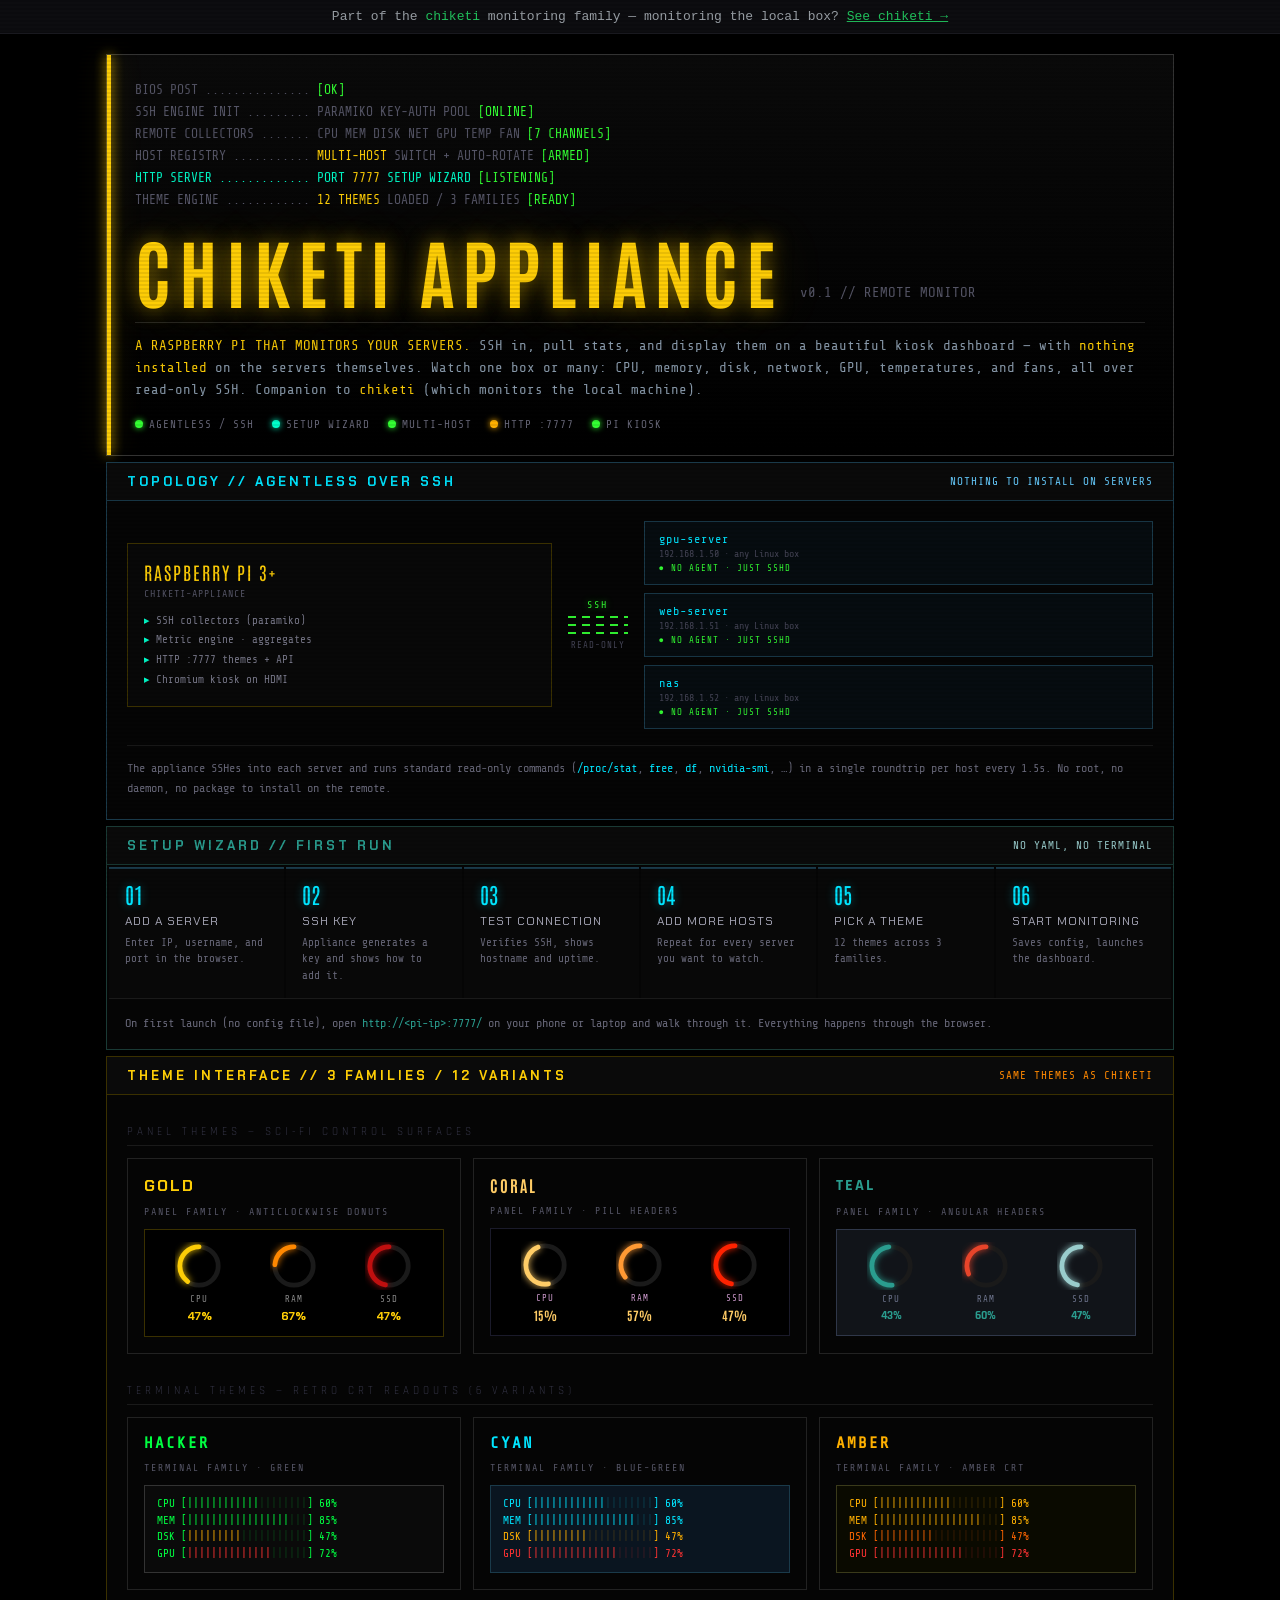
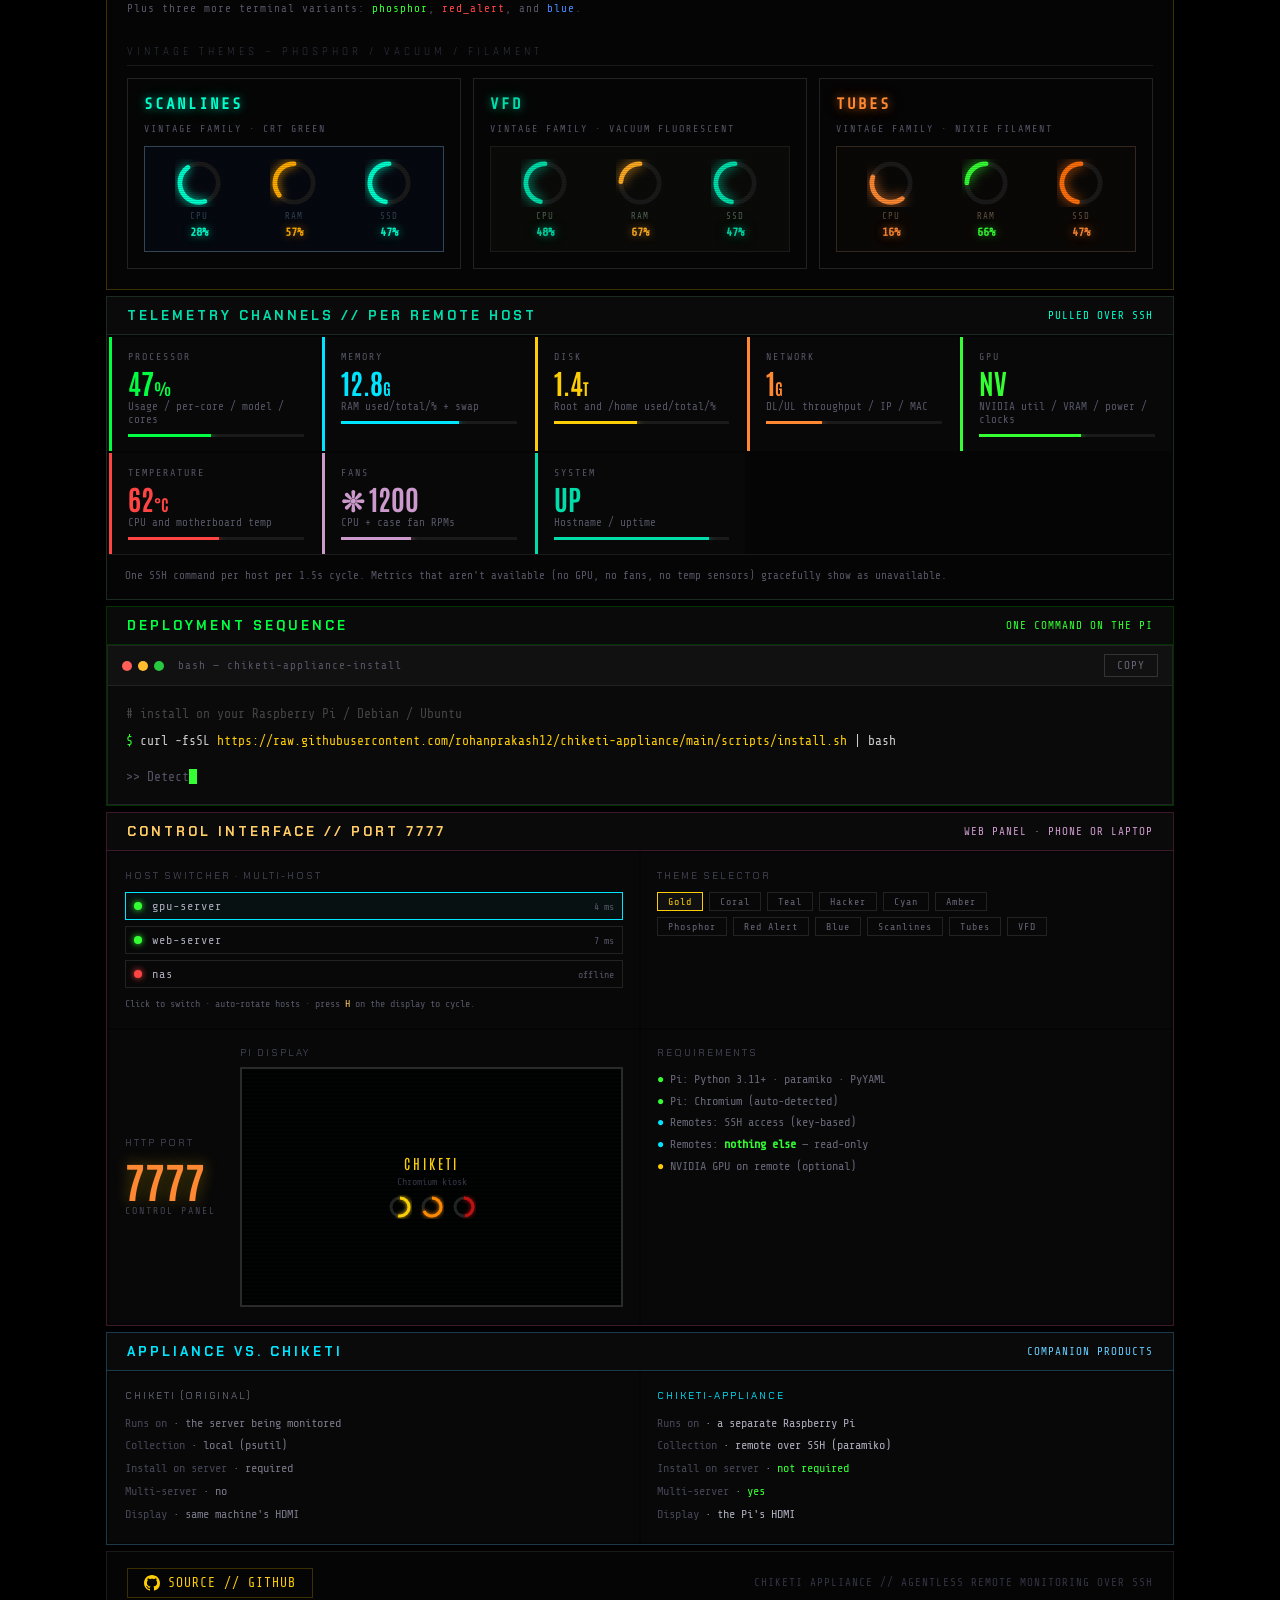
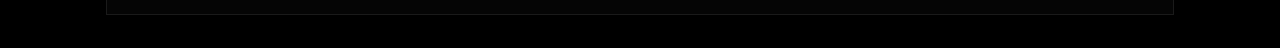
<file: docs/index.html>
<!DOCTYPE html>
<html lang="en">
<head>
<meta charset="UTF-8">
<meta name="viewport" content="width=device-width, initial-scale=1.0">
<title>CHIKETI APPLIANCE // Remote Monitoring</title>
<link rel="preconnect" href="https://fonts.googleapis.com">
<link rel="preconnect" href="https://fonts.gstatic.com" crossorigin>
<link href="https://fonts.googleapis.com/css2?family=Antonio:wght@400;700&family=Chakra+Petch:wght@400;600;700&family=Rajdhani:wght@400;600;700&family=Share+Tech+Mono&display=swap" rel="stylesheet">
<style>
/* ═══════════════════════════════════════════════════
   RESET & BASE
   ═══════════════════════════════════════════════════ */
*, *::before, *::after { margin: 0; padding: 0; box-sizing: border-box; }
html { scroll-behavior: smooth; }
body {
  background: #000;
  color: #cccccc;
  font-family: 'Share Tech Mono', monospace;
  overflow-x: hidden;
  min-height: 100vh;
}
::selection { background: #FDCD06; color: #000; }

/* ═══════════════════════════════════════════════════
   SCANLINE OVERLAY (global CRT effect)
   ═══════════════════════════════════════════════════ */
body::after {
  content: '';
  position: fixed;
  inset: 0;
  background: repeating-linear-gradient(
    0deg,
    transparent,
    transparent 2px,
    rgba(0,0,0,0.08) 2px,
    rgba(0,0,0,0.08) 4px
  );
  pointer-events: none;
  z-index: 9999;
}

/* ═══════════════════════════════════════════════════
   SCREEN FLICKER
   ═══════════════════════════════════════════════════ */
@keyframes flicker {
  0%, 97%, 100% { opacity: 1; }
  98% { opacity: 0.95; }
  99% { opacity: 0.98; }
}
body { animation: flicker 8s infinite; }

/* ═══════════════════════════════════════════════════
   LAYOUT SHELL — the entire page is a "rack"
   ═══════════════════════════════════════════════════ */
.rack {
  max-width: 1100px;
  margin: 0 auto;
  padding: 20px 16px 60px;
}

/* ═══════════════════════════════════════════════════
   BOOT SEQUENCE HEADER
   ═══════════════════════════════════════════════════ */
.boot-sequence {
  border: 1px solid #333;
  padding: 24px 28px;
  margin-bottom: 6px;
  position: relative;
  background: linear-gradient(180deg, #0a0a0a 0%, #000 100%);
}
.boot-sequence::before {
  content: '';
  position: absolute;
  top: 0; left: 0;
  width: 4px; height: 100%;
  background: #FDCD06;
  box-shadow: 0 0 12px #FDCD06, 0 0 30px rgba(253,205,6,0.3);
}
.boot-line {
  font-family: 'Share Tech Mono', monospace;
  font-size: 13px;
  color: #556;
  line-height: 1.7;
  white-space: nowrap;
  overflow: hidden;
}
.boot-line.active { color: #00FFCC; }
.boot-line .ok { color: #33ff33; }
.boot-line .warn { color: #FFB000; }
.boot-line .val { color: #FDCD06; }

/* title */
.system-title {
  margin-top: 20px;
  display: flex;
  align-items: baseline;
  gap: 16px;
  flex-wrap: wrap;
}
.system-title h1 {
  font-family: 'Antonio', sans-serif;
  font-size: clamp(40px, 8vw, 76px);
  font-weight: 700;
  letter-spacing: 8px;
  color: #FDCD06;
  text-shadow: 0 0 20px rgba(253,205,6,0.5), 0 0 60px rgba(253,205,6,0.2);
  line-height: 1;
}
.system-title .version {
  font-family: 'Share Tech Mono', monospace;
  font-size: 14px;
  color: #556;
  align-self: flex-end;
  padding-bottom: 8px;
}

/* subtitle readout */
.sys-desc {
  margin-top: 14px;
  font-size: 14px;
  color: #8899aa;
  border-top: 1px solid #222;
  padding-top: 12px;
  line-height: 1.6;
}
.sys-desc strong { color: #FDCD06; font-weight: 400; }

/* status LEDs row */
.status-leds {
  display: flex;
  gap: 18px;
  margin-top: 16px;
  flex-wrap: wrap;
}
.led {
  display: flex;
  align-items: center;
  gap: 6px;
  font-size: 11px;
  text-transform: uppercase;
  letter-spacing: 1px;
  color: #667;
}
.led::before {
  content: '';
  width: 8px; height: 8px;
  border-radius: 50%;
  display: inline-block;
}
.led.green::before { background: #33ff33; box-shadow: 0 0 6px #33ff33; }
.led.amber::before { background: #FFB000; box-shadow: 0 0 6px #FFB000; animation: pulse-led 2s infinite; }
.led.cyan::before { background: #00FFCC; box-shadow: 0 0 6px #00FFCC; }
.led.red::before { background: #ff4444; box-shadow: 0 0 6px #ff4444; animation: pulse-led 1s infinite; }

@keyframes pulse-led {
  0%, 100% { opacity: 1; }
  50% { opacity: 0.4; }
}

/* ═══════════════════════════════════════════════════
   SECTION BEZEL — rack-panel look
   ═══════════════════════════════════════════════════ */
.bezel {
  border: 1px solid #2a2a2a;
  margin-top: 6px;
  background: #050505;
  position: relative;
  overflow: hidden;
}
.bezel-header {
  display: flex;
  align-items: center;
  justify-content: space-between;
  padding: 10px 20px;
  border-bottom: 1px solid #2a2a2a;
  background: #0a0a0a;
}
.bezel-header .label {
  font-family: 'Chakra Petch', sans-serif;
  font-size: 13px;
  font-weight: 700;
  letter-spacing: 3px;
  text-transform: uppercase;
}
.bezel-header .status {
  font-size: 11px;
  letter-spacing: 1px;
  text-transform: uppercase;
}
.bezel-body { padding: 20px; }

/* per-section accent coloring via data attr */
.bezel[data-accent="gold"] { border-color: #3a3000; }
.bezel[data-accent="gold"] .bezel-header { border-bottom-color: #3a3000; }
.bezel[data-accent="gold"] .bezel-header .label { color: #FDCD06; }
.bezel[data-accent="gold"] .bezel-header .status { color: #FF8800; }

.bezel[data-accent="teal"] { border-color: #1a3a35; }
.bezel[data-accent="teal"] .bezel-header { border-bottom-color: #1a3a35; }
.bezel[data-accent="teal"] .bezel-header .label { color: #2A9D8F; }
.bezel[data-accent="teal"] .bezel-header .status { color: #99CCCC; }

.bezel[data-accent="coral"] { border-color: #3a1a2a; }
.bezel[data-accent="coral"] .bezel-header { border-bottom-color: #3a1a2a; }
.bezel[data-accent="coral"] .bezel-header .label { color: #FFCC66; }
.bezel[data-accent="coral"] .bezel-header .status { color: #CC99CC; }

.bezel[data-accent="vfd"] { border-color: #1a2a20; }
.bezel[data-accent="vfd"] .bezel-header { border-bottom-color: #1a2a20; }
.bezel[data-accent="vfd"] .bezel-header .label { color: #00DDAA; }
.bezel[data-accent="vfd"] .bezel-header .status { color: #00FFCC; }

.bezel[data-accent="tube"] { border-color: #332820; }
.bezel[data-accent="tube"] .bezel-header { border-bottom-color: #332820; }
.bezel[data-accent="tube"] .bezel-header .label { color: #FF8833; }
.bezel[data-accent="tube"] .bezel-header .status { color: #FF6E0B; }

.bezel[data-accent="term"] { border-color: #003300; }
.bezel[data-accent="term"] .bezel-header { border-bottom-color: #003300; }
.bezel[data-accent="term"] .bezel-header .label { color: #00ff41; }
.bezel[data-accent="term"] .bezel-header .status { color: #33ff33; }

.bezel[data-accent="cyan"] { border-color: #1a3a4a; }
.bezel[data-accent="cyan"] .bezel-header { border-bottom-color: #1a3a4a; }
.bezel[data-accent="cyan"] .bezel-header .label { color: #00e5ff; }
.bezel[data-accent="cyan"] .bezel-header .status { color: #66ccff; }

/* ═══════════════════════════════════════════════════
   SSH TOPOLOGY DIAGRAM — Pi → remote hosts
   ═══════════════════════════════════════════════════ */
.topology {
  display: grid;
  grid-template-columns: minmax(220px,1fr) auto minmax(220px,1.2fr);
  gap: 16px;
  align-items: center;
}
@media (max-width: 720px) {
  .topology { grid-template-columns: 1fr; }
  .topology .link-col { transform: rotate(90deg); height: 60px; }
}
.node {
  border: 1px solid #2a2a2a;
  background: #080808;
  padding: 16px;
  position: relative;
}
.node.pi { border-color: #3a3000; }
.node .node-title {
  font-family: 'Antonio', sans-serif;
  font-size: 18px;
  letter-spacing: 2px;
  color: #FDCD06;
  margin-bottom: 4px;
}
.node .node-sub {
  font-size: 10px;
  letter-spacing: 1px;
  color: #556;
  text-transform: uppercase;
  margin-bottom: 12px;
}
.node .node-line {
  font-size: 11px;
  color: #778;
  line-height: 1.8;
}
.node .node-line .tag { color: #00FFCC; }
.remote-stack { display: flex; flex-direction: column; gap: 8px; }
.remote-box {
  border: 1px solid #1a3a4a;
  background: #060c10;
  padding: 10px 14px;
  font-size: 12px;
  color: #88aabb;
}
.remote-box .rb-name { color: #00e5ff; letter-spacing: 1px; }
.remote-box .rb-meta { font-size: 10px; color: #445; margin-top: 2px; }
.remote-box .rb-bare {
  font-size: 9px;
  color: #33ff33;
  letter-spacing: 1px;
  text-transform: uppercase;
  margin-top: 4px;
}
.link-col {
  display: flex;
  flex-direction: column;
  align-items: center;
  gap: 6px;
  color: #33ff33;
  font-size: 10px;
  letter-spacing: 2px;
}
.link-col .ssh-wire {
  width: 100%;
  min-width: 60px;
  height: 2px;
  background: repeating-linear-gradient(90deg, #33ff33 0 8px, transparent 8px 14px);
  position: relative;
  animation: wire-flow 1.2s linear infinite;
}
@keyframes wire-flow {
  to { background-position: 14px 0; }
}
.link-col .ssh-label {
  color: #33ff33;
  text-shadow: 0 0 6px rgba(51,255,51,0.5);
}

/* ═══════════════════════════════════════════════════
   THEME SHOWCASE — the selector interface
   ═══════════════════════════════════════════════════ */
.theme-grid {
  display: grid;
  grid-template-columns: repeat(auto-fit, minmax(310px, 1fr));
  gap: 12px;
}

.theme-card {
  border: 1px solid #222;
  padding: 16px;
  position: relative;
  cursor: default;
  transition: border-color 0.3s, box-shadow 0.3s;
}
.theme-card:hover {
  border-color: var(--tc-accent);
  box-shadow: 0 0 20px var(--tc-glow);
}
.theme-card-name {
  font-family: var(--tc-font);
  font-size: 16px;
  font-weight: 700;
  color: var(--tc-accent);
  letter-spacing: 2px;
  text-transform: uppercase;
  margin-bottom: 10px;
}
.theme-card-family {
  font-size: 10px;
  color: #556;
  letter-spacing: 2px;
  text-transform: uppercase;
  margin-bottom: 12px;
}

/* Mini dashboard preview inside each card */
.mini-dash {
  background: var(--tc-bg);
  border: 1px solid var(--tc-border);
  padding: 12px;
  border-radius: 0;
  display: grid;
  grid-template-columns: 1fr 1fr 1fr;
  gap: 10px;
  position: relative;
}
/* scanline effect on vintage cards */
.mini-dash.scanlined::after {
  content: '';
  position: absolute;
  inset: 0;
  background: repeating-linear-gradient(0deg, transparent, transparent 1px, rgba(0,0,0,0.15) 1px, rgba(0,0,0,0.15) 2px);
  pointer-events: none;
}

/* donut gauge mini */
.mini-gauge {
  display: flex;
  flex-direction: column;
  align-items: center;
  gap: 4px;
}
.mini-gauge svg { width: 48px; height: 48px; }
.mini-gauge .gauge-label {
  font-size: 9px;
  letter-spacing: 1px;
  color: var(--tc-dim);
  text-transform: uppercase;
}
.mini-gauge .gauge-val {
  font-family: var(--tc-font);
  font-size: 12px;
  color: var(--tc-accent);
  font-weight: 700;
}

/* ═══════════════════════════════════════════════════
   DONUT GAUGE ANIMATION
   ═══════════════════════════════════════════════════ */
@keyframes gauge-fill {
  from { stroke-dashoffset: 113; }
}
.gauge-ring {
  fill: none;
  stroke-width: 4;
  stroke-linecap: round;
}
.gauge-bg { stroke: #1a1a1a; }
.gauge-fg { animation: gauge-fill 2s ease-out forwards; }

/* ═══════════════════════════════════════════════════
   SYSTEM READOUTS — the "what it monitors" section
   ═══════════════════════════════════════════════════ */
.readout-grid {
  display: grid;
  grid-template-columns: repeat(auto-fit, minmax(200px, 1fr));
  gap: 2px;
}
.readout-cell {
  background: #080808;
  border-left: 3px solid var(--rc-color, #333);
  padding: 14px 16px;
  transition: background 0.2s;
}
.readout-cell:hover { background: #0e0e0e; }
.readout-label {
  font-size: 10px;
  color: #556;
  letter-spacing: 2px;
  text-transform: uppercase;
  margin-bottom: 6px;
}
.readout-value {
  font-family: 'Antonio', sans-serif;
  font-size: 28px;
  font-weight: 700;
  color: var(--rc-color, #ccc);
  line-height: 1;
}
.readout-unit {
  font-family: 'Share Tech Mono', monospace;
  font-size: 11px;
  color: #556;
  margin-top: 4px;
}
.readout-bar {
  margin-top: 8px;
  height: 3px;
  background: #1a1a1a;
  position: relative;
  overflow: hidden;
}
.readout-bar-fill {
  height: 100%;
  background: var(--rc-color, #555);
  box-shadow: 0 0 8px var(--rc-color, #555);
  animation: bar-grow 2.5s ease-out forwards;
  transform-origin: left;
}
@keyframes bar-grow {
  from { transform: scaleX(0); }
}

/* spinning fan */
@keyframes spin-fan { to { transform: rotate(360deg); } }
.fan-icon {
  display: inline-block;
  animation: spin-fan 1.5s linear infinite;
  color: var(--rc-color, #ccc);
}

/* ═══════════════════════════════════════════════════
   TERMINAL INSTALL BLOCK
   ═══════════════════════════════════════════════════ */
.terminal {
  background: #0a0a0a;
  border: 1px solid #222;
  font-family: 'Share Tech Mono', monospace;
  font-size: 13px;
  overflow: hidden;
}
.terminal-bar {
  display: flex;
  align-items: center;
  gap: 6px;
  padding: 8px 14px;
  background: #111;
  border-bottom: 1px solid #222;
}
.terminal-dot {
  width: 10px; height: 10px;
  border-radius: 50%;
}
.terminal-dot:nth-child(1) { background: #ff5f57; }
.terminal-dot:nth-child(2) { background: #ffbd2e; }
.terminal-dot:nth-child(3) { background: #28c941; }
.terminal-bar span {
  margin-left: 8px;
  font-size: 11px;
  color: #556;
  letter-spacing: 1px;
}
.terminal-body {
  padding: 16px 18px;
  line-height: 1.8;
}
.terminal-body .prompt { color: #33ff33; }
.terminal-body .cmd { color: #ccc; }
.terminal-body .comment { color: #444; }
.terminal-body .url { color: #FDCD06; }
.terminal-body .output { color: #556; }

.copy-btn {
  background: none;
  border: 1px solid #333;
  color: #667;
  font-family: 'Share Tech Mono', monospace;
  font-size: 11px;
  padding: 4px 12px;
  cursor: pointer;
  letter-spacing: 1px;
  transition: all 0.2s;
  text-transform: uppercase;
  margin-left: auto;
}
.copy-btn:hover { border-color: #33ff33; color: #33ff33; }
.copy-btn.copied { border-color: #33ff33; color: #33ff33; }

/* ═══════════════════════════════════════════════════
   SETUP WIZARD VISUAL
   ═══════════════════════════════════════════════════ */
.wizard-steps {
  display: grid;
  grid-template-columns: repeat(auto-fit, minmax(150px, 1fr));
  gap: 2px;
}
.wizard-step {
  background: #080808;
  border-top: 2px solid #1a3a4a;
  padding: 14px 16px;
  position: relative;
}
.wizard-step .ws-num {
  font-family: 'Antonio', sans-serif;
  font-size: 22px;
  color: #00e5ff;
  text-shadow: 0 0 10px rgba(0,229,255,0.4);
  line-height: 1;
}
.wizard-step .ws-title {
  font-family: 'Chakra Petch', sans-serif;
  font-size: 12px;
  letter-spacing: 1px;
  text-transform: uppercase;
  color: #aab;
  margin-top: 8px;
}
.wizard-step .ws-desc {
  font-size: 11px;
  color: #667;
  line-height: 1.5;
  margin-top: 6px;
}

/* ═══════════════════════════════════════════════════
   CONTROL PANEL VISUAL
   ═══════════════════════════════════════════════════ */
.ctrl-panel-visual {
  display: grid;
  grid-template-columns: 1fr 1fr;
  gap: 2px;
}
@media (max-width: 600px) {
  .ctrl-panel-visual { grid-template-columns: 1fr; }
}
.ctrl-block {
  background: #080808;
  padding: 16px;
  position: relative;
}
.ctrl-block-label {
  font-family: 'Chakra Petch', sans-serif;
  font-size: 10px;
  letter-spacing: 2px;
  text-transform: uppercase;
  color: #445;
  margin-bottom: 10px;
}
.ctrl-theme-row {
  display: flex;
  gap: 6px;
  flex-wrap: wrap;
}
.ctrl-chip {
  font-size: 10px;
  padding: 3px 10px;
  border: 1px solid #222;
  color: #667;
  letter-spacing: 1px;
  cursor: default;
  transition: all 0.3s;
}
.ctrl-chip:hover {
  border-color: var(--chip-color, #555);
  color: var(--chip-color, #aaa);
  box-shadow: 0 0 10px var(--chip-glow, transparent);
}
.ctrl-chip.active {
  border-color: var(--chip-color, #555);
  color: var(--chip-color, #aaa);
  background: rgba(255,255,255,0.03);
}

/* host selector list */
.host-row {
  display: flex;
  align-items: center;
  gap: 10px;
  padding: 6px 8px;
  border: 1px solid #222;
  margin-bottom: 6px;
  cursor: default;
  transition: all 0.3s;
}
.host-row:hover { border-color: #1a3a4a; }
.host-row.active { border-color: #00e5ff; background: rgba(0,229,255,0.04); }
.host-row .h-led {
  width: 8px; height: 8px; border-radius: 50%;
}
.host-row .h-led.on { background: #33ff33; box-shadow: 0 0 6px #33ff33; }
.host-row .h-led.off { background: #ff4444; box-shadow: 0 0 6px #ff4444; }
.host-row .h-name { font-size: 12px; color: #aab; letter-spacing: 1px; flex: 1; }
.host-row .h-lat { font-size: 10px; color: #556; }

/* port indicator */
.port-display {
  font-family: 'Antonio', sans-serif;
  font-size: 42px;
  font-weight: 700;
  color: #FDCD06;
  text-shadow: 0 0 15px rgba(253,205,6,0.4);
  line-height: 1;
}
.port-label {
  font-size: 10px;
  color: #445;
  letter-spacing: 2px;
  margin-top: 4px;
}

/* kiosk indicator */
.kiosk-vis {
  width: 100%;
  aspect-ratio: 16/10;
  border: 2px solid #2a2a2a;
  background: #000;
  position: relative;
  display: flex;
  align-items: center;
  justify-content: center;
  overflow: hidden;
}
.kiosk-vis::after {
  content: '';
  position: absolute;
  inset: 0;
  background: repeating-linear-gradient(0deg, transparent, transparent 2px, rgba(0,255,200,0.02) 2px, rgba(0,255,200,0.02) 4px);
  pointer-events: none;
}
.kiosk-inner {
  text-align: center;
}
.kiosk-inner .k-title {
  font-family: 'Antonio', sans-serif;
  font-size: 14px;
  color: #FDCD06;
  letter-spacing: 3px;
}
.kiosk-inner .k-res {
  font-size: 10px;
  color: #334;
  margin-top: 4px;
}
.kiosk-gauges {
  display: flex;
  gap: 8px;
  margin-top: 8px;
  justify-content: center;
}
.kiosk-gauges svg { width: 24px; height: 24px; }

/* ═══════════════════════════════════════════════════
   GITHUB LINK / FOOTER
   ═══════════════════════════════════════════════════ */
.footer-strip {
  margin-top: 6px;
  border: 1px solid #1a1a1a;
  padding: 16px 20px;
  display: flex;
  align-items: center;
  justify-content: space-between;
  background: #050505;
  flex-wrap: wrap;
  gap: 12px;
}
.footer-strip a {
  color: #FDCD06;
  text-decoration: none;
  font-size: 13px;
  letter-spacing: 1px;
  border: 1px solid #3a3000;
  padding: 6px 16px;
  transition: all 0.3s;
  display: inline-flex;
  align-items: center;
  gap: 8px;
}
.footer-strip a:hover {
  background: rgba(253,205,6,0.08);
  box-shadow: 0 0 15px rgba(253,205,6,0.15);
}
.footer-strip .sig {
  font-size: 11px;
  color: #334;
  letter-spacing: 1px;
}

/* ═══════════════════════════════════════════════════
   TYPING CURSOR
   ═══════════════════════════════════════════════════ */
@keyframes blink-cursor {
  0%, 100% { opacity: 1; }
  50% { opacity: 0; }
}
.cursor {
  display: inline-block;
  width: 8px;
  height: 15px;
  background: #33ff33;
  vertical-align: text-bottom;
  animation: blink-cursor 1s step-end infinite;
}

/* ═══════════════════════════════════════════════════
   NIXIE DIGIT EFFECT (for port number)
   ═══════════════════════════════════════════════════ */
@keyframes nixie-glow {
  0%, 100% { text-shadow: 0 0 10px rgba(255,136,51,0.6), 0 0 30px rgba(255,136,51,0.3); }
  50% { text-shadow: 0 0 15px rgba(255,136,51,0.8), 0 0 40px rgba(255,136,51,0.4); }
}
.nixie {
  font-family: 'Antonio', sans-serif;
  color: #FF8833;
  animation: nixie-glow 3s ease-in-out infinite;
}

/* ═══════════════════════════════════════════════════
   RESPONSIVE
   ═══════════════════════════════════════════════════ */
@media (max-width: 700px) {
  .theme-grid { grid-template-columns: 1fr; }
  .readout-grid { grid-template-columns: 1fr 1fr; }
  .boot-line { font-size: 11px; }
  .system-title h1 { letter-spacing: 4px; }
}
@media (max-width: 420px) {
  .readout-grid { grid-template-columns: 1fr; }
  .rack { padding: 10px 8px 40px; }
}

/* ═══════════════════════════════════════════════════
   VFD text glow
   ═══════════════════════════════════════════════════ */
.vfd-text {
  color: #00DDAA;
  text-shadow: 0 0 8px rgba(0,221,170,0.6), 0 0 20px rgba(0,221,170,0.3);
}
.tube-text {
  color: #FF8833;
  text-shadow: 0 0 8px rgba(255,136,51,0.6), 0 0 20px rgba(255,136,51,0.3);
}
.scan-text {
  color: #00FFCC;
  text-shadow: 0 0 8px rgba(0,255,204,0.6), 0 0 20px rgba(0,255,204,0.3);
}
.gold-text {
  color: #FDCD06;
  text-shadow: 0 0 8px rgba(253,205,6,0.5), 0 0 20px rgba(253,205,6,0.2);
}
.hacker-text {
  color: #00ff41;
  text-shadow: 0 0 8px rgba(0,255,65,0.5), 0 0 20px rgba(0,255,65,0.2);
}

/* ═══════════════════════════════════════════════════
   THEME FAMILY SEPARATOR
   ═══════════════════════════════════════════════════ */
.family-sep {
  font-family: 'Rajdhani', sans-serif;
  font-size: 11px;
  letter-spacing: 4px;
  text-transform: uppercase;
  color: #334;
  padding: 10px 0 6px;
  border-bottom: 1px solid #1a1a1a;
  margin-bottom: 12px;
}

/* terminal theme mini bars */
.ascii-bar {
  font-family: 'Share Tech Mono', monospace;
  font-size: 11px;
  line-height: 1.5;
  color: var(--tc-accent);
}
.ascii-dim { opacity: 0.2; }
</style>
</head>
<body>

<a href="https://rohanprakash12.github.io/chiketi" style="display:block;text-align:center;padding:9px 14px;background:#0d0d10;border-bottom:1px solid #1c1c22;color:#9aa0a6;font-family:ui-monospace,monospace;font-size:13px;text-decoration:none">Part of the <span style="color:#22c55e">chiketi</span> monitoring family — monitoring the local box? <span style="color:#22c55e;text-decoration:underline">See chiketi&nbsp;&rarr;</span></a>

<div class="rack">

  <!-- ═══════════════════════════════════════════
       BOOT SEQUENCE / HEADER
       ═══════════════════════════════════════════ -->
  <div class="boot-sequence">
    <div class="boot-line" id="boot-1">BIOS POST ............... <span class="ok">[OK]</span></div>
    <div class="boot-line" id="boot-2">SSH ENGINE INIT ......... PARAMIKO KEY-AUTH POOL <span class="ok">[ONLINE]</span></div>
    <div class="boot-line" id="boot-3">REMOTE COLLECTORS ....... CPU MEM DISK NET GPU TEMP FAN <span class="ok">[7 CHANNELS]</span></div>
    <div class="boot-line" id="boot-4">HOST REGISTRY ........... <span class="val">MULTI-HOST</span> SWITCH + AUTO-ROTATE <span class="ok">[ARMED]</span></div>
    <div class="boot-line active" id="boot-5">HTTP SERVER ............. PORT <span class="val">7777</span> SETUP WIZARD <span class="ok">[LISTENING]</span></div>
    <div class="boot-line" id="boot-6">THEME ENGINE ............ <span class="val">12 THEMES</span> LOADED / 3 FAMILIES <span class="ok">[READY]</span></div>

    <div class="system-title">
      <h1>CHIKETI APPLIANCE</h1>
      <span class="version">v0.1 // REMOTE MONITOR</span>
    </div>

    <div class="sys-desc">
      <strong>A RASPBERRY PI THAT MONITORS YOUR SERVERS.</strong>
      SSH in, pull stats, and display them on a beautiful kiosk dashboard &mdash;
      with <strong>nothing installed</strong> on the servers themselves.
      Watch one box or many: CPU, memory, disk, network, GPU, temperatures, and fans,
      all over read-only SSH. Companion to <strong>chiketi</strong> (which monitors the local machine).
    </div>

    <div class="status-leds">
      <span class="led green">Agentless / SSH</span>
      <span class="led cyan">Setup Wizard</span>
      <span class="led green">Multi-Host</span>
      <span class="led amber">HTTP :7777</span>
      <span class="led green">Pi Kiosk</span>
    </div>
  </div>

  <!-- ═══════════════════════════════════════════
       SSH TOPOLOGY
       ═══════════════════════════════════════════ -->
  <div class="bezel" data-accent="cyan">
    <div class="bezel-header">
      <span class="label">Topology // Agentless Over SSH</span>
      <span class="status">Nothing To Install On Servers</span>
    </div>
    <div class="bezel-body">
      <div class="topology">

        <div class="node pi">
          <div class="node-title">RASPBERRY PI 3+</div>
          <div class="node-sub">chiketi-appliance</div>
          <div class="node-line"><span class="tag">&#9656;</span> SSH collectors (paramiko)</div>
          <div class="node-line"><span class="tag">&#9656;</span> Metric engine &middot; aggregates</div>
          <div class="node-line"><span class="tag">&#9656;</span> HTTP :7777 themes + API</div>
          <div class="node-line"><span class="tag">&#9656;</span> Chromium kiosk on HDMI</div>
        </div>

        <div class="link-col">
          <div class="ssh-label">SSH</div>
          <div class="ssh-wire"></div>
          <div class="ssh-wire"></div>
          <div class="ssh-wire"></div>
          <div style="color:#445;font-size:9px;letter-spacing:1px;">READ-ONLY</div>
        </div>

        <div class="remote-stack">
          <div class="remote-box">
            <div class="rb-name">gpu-server</div>
            <div class="rb-meta">192.168.1.50 &middot; any Linux box</div>
            <div class="rb-bare">&#9679; no agent &middot; just sshd</div>
          </div>
          <div class="remote-box">
            <div class="rb-name">web-server</div>
            <div class="rb-meta">192.168.1.51 &middot; any Linux box</div>
            <div class="rb-bare">&#9679; no agent &middot; just sshd</div>
          </div>
          <div class="remote-box">
            <div class="rb-name">nas</div>
            <div class="rb-meta">192.168.1.52 &middot; any Linux box</div>
            <div class="rb-bare">&#9679; no agent &middot; just sshd</div>
          </div>
        </div>

      </div>
      <div style="margin-top:16px;font-size:12px;color:#667;line-height:1.7;border-top:1px solid #1a1a1a;padding-top:12px;">
        The appliance SSHes into each server and runs standard read-only commands
        (<span style="color:#00e5ff">/proc/stat</span>, <span style="color:#00e5ff">free</span>,
        <span style="color:#00e5ff">df</span>, <span style="color:#00e5ff">nvidia-smi</span>, &hellip;)
        in a single roundtrip per host every 1.5s. No root, no daemon, no package to install on the remote.
      </div>
    </div>
  </div>

  <!-- ═══════════════════════════════════════════
       SETUP WIZARD
       ═══════════════════════════════════════════ -->
  <div class="bezel" data-accent="teal">
    <div class="bezel-header">
      <span class="label">Setup Wizard // First Run</span>
      <span class="status">No YAML, No Terminal</span>
    </div>
    <div class="bezel-body" style="padding:2px;">
      <div class="wizard-steps">
        <div class="wizard-step">
          <div class="ws-num">01</div>
          <div class="ws-title">Add a Server</div>
          <div class="ws-desc">Enter IP, username, and port in the browser.</div>
        </div>
        <div class="wizard-step">
          <div class="ws-num">02</div>
          <div class="ws-title">SSH Key</div>
          <div class="ws-desc">Appliance generates a key and shows how to add it.</div>
        </div>
        <div class="wizard-step">
          <div class="ws-num">03</div>
          <div class="ws-title">Test Connection</div>
          <div class="ws-desc">Verifies SSH, shows hostname and uptime.</div>
        </div>
        <div class="wizard-step">
          <div class="ws-num">04</div>
          <div class="ws-title">Add More Hosts</div>
          <div class="ws-desc">Repeat for every server you want to watch.</div>
        </div>
        <div class="wizard-step">
          <div class="ws-num">05</div>
          <div class="ws-title">Pick a Theme</div>
          <div class="ws-desc">12 themes across 3 families.</div>
        </div>
        <div class="wizard-step">
          <div class="ws-num">06</div>
          <div class="ws-title">Start Monitoring</div>
          <div class="ws-desc">Saves config, launches the dashboard.</div>
        </div>
      </div>
      <div style="padding:14px 16px;font-size:12px;color:#667;line-height:1.7;border-top:1px solid #1a1a1a;">
        On first launch (no config file), open
        <span style="color:#2A9D8F">http://&lt;pi-ip&gt;:7777/</span> on your phone or laptop
        and walk through it. Everything happens through the browser.
      </div>
    </div>
  </div>

  <!-- ═══════════════════════════════════════════
       THEME SHOWCASE
       ═══════════════════════════════════════════ -->
  <div class="bezel" data-accent="gold">
    <div class="bezel-header">
      <span class="label">Theme Interface // 3 Families / 12 Variants</span>
      <span class="status">Same Themes As Chiketi</span>
    </div>
    <div class="bezel-body">

      <!-- PANEL FAMILY -->
      <div class="family-sep">Panel Themes &mdash; Sci-Fi Control Surfaces</div>
      <div class="theme-grid" style="margin-bottom:20px;">

        <!-- Gold -->
        <div class="theme-card" style="--tc-accent:#FDCD06;--tc-glow:rgba(253,205,6,0.15);--tc-bg:#000;--tc-border:#3a3000;--tc-dim:#888;--tc-font:'Chakra Petch',sans-serif;">
          <div class="theme-card-name" style="font-family:'Chakra Petch',sans-serif;">Gold</div>
          <div class="theme-card-family">Panel Family &middot; Anticlockwise Donuts</div>
          <div class="mini-dash">
            <div class="mini-gauge">
              <svg viewBox="0 0 40 40"><circle class="gauge-ring gauge-bg" cx="20" cy="20" r="16" stroke="#1a1a1a"/><circle class="gauge-ring gauge-fg" cx="20" cy="20" r="16" stroke="#FDCD06" stroke-dasharray="60 113" stroke-dashoffset="113" transform="rotate(-90 20 20)" style="filter:drop-shadow(0 0 3px #FDCD06)"/></svg>
              <span class="gauge-label">CPU</span>
              <span class="gauge-val">47%</span>
            </div>
            <div class="mini-gauge">
              <svg viewBox="0 0 40 40"><circle class="gauge-ring gauge-bg" cx="20" cy="20" r="16" stroke="#1a1a1a"/><circle class="gauge-ring gauge-fg" cx="20" cy="20" r="16" stroke="#FF8800" stroke-dasharray="76 113" stroke-dashoffset="113" transform="rotate(-90 20 20)" style="filter:drop-shadow(0 0 3px #FF8800)"/></svg>
              <span class="gauge-label">RAM</span>
              <span class="gauge-val">67%</span>
            </div>
            <div class="mini-gauge">
              <svg viewBox="0 0 40 40"><circle class="gauge-ring gauge-bg" cx="20" cy="20" r="16" stroke="#1a1a1a"/><circle class="gauge-ring gauge-fg" cx="20" cy="20" r="16" stroke="#BF0F0F" stroke-dasharray="53 113" stroke-dashoffset="113" transform="rotate(-90 20 20)" style="filter:drop-shadow(0 0 3px #BF0F0F)"/></svg>
              <span class="gauge-label">SSD</span>
              <span class="gauge-val">47%</span>
            </div>
          </div>
        </div>

        <!-- Coral -->
        <div class="theme-card" style="--tc-accent:#FFCC66;--tc-glow:rgba(255,204,102,0.15);--tc-bg:#000;--tc-border:#1a1a2a;--tc-dim:#CC99CC;--tc-font:'Antonio',sans-serif;">
          <div class="theme-card-name" style="font-family:'Antonio',sans-serif;">Coral</div>
          <div class="theme-card-family">Panel Family &middot; Pill Headers</div>
          <div class="mini-dash">
            <div class="mini-gauge">
              <svg viewBox="0 0 40 40"><circle class="gauge-ring gauge-bg" cx="20" cy="20" r="16" stroke="#1a1a2a"/><circle class="gauge-ring gauge-fg" cx="20" cy="20" r="16" stroke="#FFCC66" stroke-dasharray="47 113" stroke-dashoffset="113" transform="rotate(-90 20 20)" style="filter:drop-shadow(0 0 3px #FFCC66)"/></svg>
              <span class="gauge-label" style="color:#CC99CC">CPU</span>
              <span class="gauge-val" style="color:#FFCC66">15%</span>
            </div>
            <div class="mini-gauge">
              <svg viewBox="0 0 40 40"><circle class="gauge-ring gauge-bg" cx="20" cy="20" r="16" stroke="#1a1a2a"/><circle class="gauge-ring gauge-fg" cx="20" cy="20" r="16" stroke="#FF9933" stroke-dasharray="64 113" stroke-dashoffset="113" transform="rotate(-90 20 20)" style="filter:drop-shadow(0 0 3px #FF9933)"/></svg>
              <span class="gauge-label" style="color:#CC99CC">RAM</span>
              <span class="gauge-val" style="color:#FFCC66">57%</span>
            </div>
            <div class="mini-gauge">
              <svg viewBox="0 0 40 40"><circle class="gauge-ring gauge-bg" cx="20" cy="20" r="16" stroke="#1a1a2a"/><circle class="gauge-ring gauge-fg" cx="20" cy="20" r="16" stroke="#FF2200" stroke-dasharray="53 113" stroke-dashoffset="113" transform="rotate(-90 20 20)" style="filter:drop-shadow(0 0 3px #FF2200)"/></svg>
              <span class="gauge-label" style="color:#CC99CC">SSD</span>
              <span class="gauge-val" style="color:#FFCC66">47%</span>
            </div>
          </div>
        </div>

        <!-- Teal -->
        <div class="theme-card" style="--tc-accent:#2A9D8F;--tc-glow:rgba(42,157,143,0.15);--tc-bg:#111419;--tc-border:#2F3749;--tc-dim:#6D748C;--tc-font:'Rajdhani',sans-serif;">
          <div class="theme-card-name" style="font-family:'Rajdhani',sans-serif;">Teal</div>
          <div class="theme-card-family">Panel Family &middot; Angular Headers</div>
          <div class="mini-dash" style="background:#111419">
            <div class="mini-gauge">
              <svg viewBox="0 0 40 40"><circle class="gauge-ring gauge-bg" cx="20" cy="20" r="16" stroke="#2F3749"/><circle class="gauge-ring gauge-fg" cx="20" cy="20" r="16" stroke="#2A9D8F" stroke-dasharray="49 113" stroke-dashoffset="113" transform="rotate(-90 20 20)" style="filter:drop-shadow(0 0 3px #2A9D8F)"/></svg>
              <span class="gauge-label" style="color:#6D748C">CPU</span>
              <span class="gauge-val" style="color:#2A9D8F">43%</span>
            </div>
            <div class="mini-gauge">
              <svg viewBox="0 0 40 40"><circle class="gauge-ring gauge-bg" cx="20" cy="20" r="16" stroke="#2F3749"/><circle class="gauge-ring gauge-fg" cx="20" cy="20" r="16" stroke="#E7442A" stroke-dasharray="68 113" stroke-dashoffset="113" transform="rotate(-90 20 20)" style="filter:drop-shadow(0 0 3px #E7442A)"/></svg>
              <span class="gauge-label" style="color:#6D748C">RAM</span>
              <span class="gauge-val" style="color:#2A9D8F">60%</span>
            </div>
            <div class="mini-gauge">
              <svg viewBox="0 0 40 40"><circle class="gauge-ring gauge-bg" cx="20" cy="20" r="16" stroke="#2F3749"/><circle class="gauge-ring gauge-fg" cx="20" cy="20" r="16" stroke="#99CCCC" stroke-dasharray="53 113" stroke-dashoffset="113" transform="rotate(-90 20 20)" style="filter:drop-shadow(0 0 3px #99CCCC)"/></svg>
              <span class="gauge-label" style="color:#6D748C">SSD</span>
              <span class="gauge-val" style="color:#2A9D8F">47%</span>
            </div>
          </div>
        </div>
      </div>

      <!-- TERMINAL FAMILY -->
      <div class="family-sep">Terminal Themes &mdash; Retro CRT Readouts (6 Variants)</div>
      <div class="theme-grid" style="margin-bottom:20px;">

        <!-- Hacker -->
        <div class="theme-card" style="--tc-accent:#00ff41;--tc-glow:rgba(0,255,65,0.12);--tc-bg:#0a0a0a;--tc-border:#333;--tc-dim:#555;--tc-font:'Share Tech Mono',monospace;">
          <div class="theme-card-name">Hacker</div>
          <div class="theme-card-family">Terminal Family &middot; Green</div>
          <div class="mini-dash" style="background:#0a0a0a;border-color:#333;display:block;padding:10px 12px;">
            <div class="ascii-bar">CPU [<span style="color:#00ff41">||||||||||||</span><span class="ascii-dim">||||||||</span>] 60%</div>
            <div class="ascii-bar">MEM [<span style="color:#00ff41">|||||||||||||||||</span><span class="ascii-dim">|||</span>] 85%</div>
            <div class="ascii-bar">DSK [<span style="color:#ffb000">|||||||||</span><span class="ascii-dim">|||||||||||</span>] 47%</div>
            <div class="ascii-bar">GPU [<span style="color:#ff3333">||||||||||||||</span><span class="ascii-dim">||||||</span>] 72%</div>
          </div>
        </div>

        <!-- Cyan -->
        <div class="theme-card" style="--tc-accent:#00e5ff;--tc-glow:rgba(0,229,255,0.12);--tc-bg:#0a1520;--tc-border:#1a3a4a;--tc-dim:#4a6a7a;--tc-font:'Share Tech Mono',monospace;">
          <div class="theme-card-name" style="color:#00e5ff">Cyan</div>
          <div class="theme-card-family">Terminal Family &middot; Blue-Green</div>
          <div class="mini-dash" style="background:#0a1520;border-color:#1a3a4a;display:block;padding:10px 12px;">
            <div class="ascii-bar" style="color:#00e5ff">CPU [<span>||||||||||||</span><span class="ascii-dim">||||||||</span>] 60%</div>
            <div class="ascii-bar" style="color:#00e5ff">MEM [<span>|||||||||||||||||</span><span class="ascii-dim">|||</span>] 85%</div>
            <div class="ascii-bar" style="color:#ffb000">DSK [<span>|||||||||</span><span class="ascii-dim">|||||||||||</span>] 47%</div>
            <div class="ascii-bar" style="color:#ff3333">GPU [<span>||||||||||||||</span><span class="ascii-dim">||||||</span>] 72%</div>
          </div>
        </div>

        <!-- Amber -->
        <div class="theme-card" style="--tc-accent:#ffb000;--tc-glow:rgba(255,176,0,0.12);--tc-bg:#0a0a00;--tc-border:#3a3a1a;--tc-dim:#6a6a3a;--tc-font:'Share Tech Mono',monospace;">
          <div class="theme-card-name" style="color:#ffb000">Amber</div>
          <div class="theme-card-family">Terminal Family &middot; Amber CRT</div>
          <div class="mini-dash" style="background:#0a0a00;border-color:#3a3a1a;display:block;padding:10px 12px;">
            <div class="ascii-bar" style="color:#ffb000">CPU [<span>||||||||||||</span><span class="ascii-dim">||||||||</span>] 60%</div>
            <div class="ascii-bar" style="color:#ffb000">MEM [<span>|||||||||||||||||</span><span class="ascii-dim">|||</span>] 85%</div>
            <div class="ascii-bar" style="color:#ff6600">DSK [<span>|||||||||</span><span class="ascii-dim">|||||||||||</span>] 47%</div>
            <div class="ascii-bar" style="color:#ff3333">GPU [<span>||||||||||||||</span><span class="ascii-dim">||||||</span>] 72%</div>
          </div>
        </div>
      </div>

      <div style="font-size:11px;color:#556;letter-spacing:1px;margin:-8px 0 20px;">
        Plus three more terminal variants: <span style="color:#33ff33">phosphor</span>,
        <span style="color:#ff4444">red_alert</span>, and <span style="color:#4488ff">blue</span>.
      </div>

      <!-- VINTAGE FAMILY -->
      <div class="family-sep">Vintage Themes &mdash; Phosphor / Vacuum / Filament</div>
      <div class="theme-grid">

        <!-- Scanlines -->
        <div class="theme-card" style="--tc-accent:#00FFCC;--tc-glow:rgba(0,255,204,0.15);--tc-bg:#060810;--tc-border:#334455;--tc-dim:#334455;--tc-font:'Share Tech Mono',monospace;">
          <div class="theme-card-name scan-text">Scanlines</div>
          <div class="theme-card-family">Vintage Family &middot; CRT Green</div>
          <div class="mini-dash scanlined" style="background:#060810;border-color:#334455">
            <div class="mini-gauge">
              <svg viewBox="0 0 40 40"><circle class="gauge-ring gauge-bg" cx="20" cy="20" r="16" stroke="#0C1018"/><circle class="gauge-ring gauge-fg" cx="20" cy="20" r="16" stroke="#00FFCC" stroke-dasharray="45 113" stroke-dashoffset="113" transform="rotate(-90 20 20)" style="filter:drop-shadow(0 0 4px #00FFCC)"/></svg>
              <span class="gauge-label" style="color:#334455">CPU</span>
              <span class="gauge-val scan-text">28%</span>
            </div>
            <div class="mini-gauge">
              <svg viewBox="0 0 40 40"><circle class="gauge-ring gauge-bg" cx="20" cy="20" r="16" stroke="#0C1018"/><circle class="gauge-ring gauge-fg" cx="20" cy="20" r="16" stroke="#FFAA00" stroke-dasharray="64 113" stroke-dashoffset="113" transform="rotate(-90 20 20)" style="filter:drop-shadow(0 0 4px #FFAA00)"/></svg>
              <span class="gauge-label" style="color:#334455">RAM</span>
              <span class="gauge-val" style="color:#FFAA00;text-shadow:0 0 8px rgba(255,170,0,0.6)">57%</span>
            </div>
            <div class="mini-gauge">
              <svg viewBox="0 0 40 40"><circle class="gauge-ring gauge-bg" cx="20" cy="20" r="16" stroke="#0C1018"/><circle class="gauge-ring gauge-fg" cx="20" cy="20" r="16" stroke="#00FFCC" stroke-dasharray="53 113" stroke-dashoffset="113" transform="rotate(-90 20 20)" style="filter:drop-shadow(0 0 4px #00FFCC)"/></svg>
              <span class="gauge-label" style="color:#334455">SSD</span>
              <span class="gauge-val scan-text">47%</span>
            </div>
          </div>
        </div>

        <!-- VFD -->
        <div class="theme-card" style="--tc-accent:#00DDAA;--tc-glow:rgba(0,221,170,0.15);--tc-bg:#0A0A08;--tc-border:#1a1a16;--tc-dim:#556655;--tc-font:'Share Tech Mono',monospace;">
          <div class="theme-card-name vfd-text">VFD</div>
          <div class="theme-card-family">Vintage Family &middot; Vacuum Fluorescent</div>
          <div class="mini-dash scanlined" style="background:#0A0A08;border-color:#1a1a16">
            <div class="mini-gauge">
              <svg viewBox="0 0 40 40"><circle class="gauge-ring gauge-bg" cx="20" cy="20" r="16" stroke="#111"/><circle class="gauge-ring gauge-fg" cx="20" cy="20" r="16" stroke="#00DDAA" stroke-dasharray="54 113" stroke-dashoffset="113" transform="rotate(-90 20 20)" style="filter:drop-shadow(0 0 5px #00DDAA)"/></svg>
              <span class="gauge-label" style="color:#556655">CPU</span>
              <span class="gauge-val vfd-text">48%</span>
            </div>
            <div class="mini-gauge">
              <svg viewBox="0 0 40 40"><circle class="gauge-ring gauge-bg" cx="20" cy="20" r="16" stroke="#111"/><circle class="gauge-ring gauge-fg" cx="20" cy="20" r="16" stroke="#FFAA22" stroke-dasharray="76 113" stroke-dashoffset="113" transform="rotate(-90 20 20)" style="filter:drop-shadow(0 0 5px #FFAA22)"/></svg>
              <span class="gauge-label" style="color:#556655">RAM</span>
              <span class="gauge-val" style="color:#FFAA22;text-shadow:0 0 8px rgba(255,170,34,0.6)">67%</span>
            </div>
            <div class="mini-gauge">
              <svg viewBox="0 0 40 40"><circle class="gauge-ring gauge-bg" cx="20" cy="20" r="16" stroke="#111"/><circle class="gauge-ring gauge-fg" cx="20" cy="20" r="16" stroke="#00DDAA" stroke-dasharray="53 113" stroke-dashoffset="113" transform="rotate(-90 20 20)" style="filter:drop-shadow(0 0 5px #00DDAA)"/></svg>
              <span class="gauge-label" style="color:#556655">SSD</span>
              <span class="gauge-val vfd-text">47%</span>
            </div>
          </div>
        </div>

        <!-- Tubes -->
        <div class="theme-card" style="--tc-accent:#FF8833;--tc-glow:rgba(255,136,51,0.15);--tc-bg:#0A0806;--tc-border:#332820;--tc-dim:#2A1E14;--tc-font:'Share Tech Mono',monospace;">
          <div class="theme-card-name tube-text">Tubes</div>
          <div class="theme-card-family">Vintage Family &middot; Nixie Filament</div>
          <div class="mini-dash scanlined" style="background:#0A0806;border-color:#332820">
            <div class="mini-gauge">
              <svg viewBox="0 0 40 40"><circle class="gauge-ring gauge-bg" cx="20" cy="20" r="16" stroke="#181210"/><circle class="gauge-ring gauge-fg" cx="20" cy="20" r="16" stroke="#FF8833" stroke-dasharray="40 113" stroke-dashoffset="113" transform="rotate(-90 20 20)" style="filter:drop-shadow(0 0 5px #FF8833)"/></svg>
              <span class="gauge-label" style="color:#665544">CPU</span>
              <span class="gauge-val tube-text">16%</span>
            </div>
            <div class="mini-gauge">
              <svg viewBox="0 0 40 40"><circle class="gauge-ring gauge-bg" cx="20" cy="20" r="16" stroke="#181210"/><circle class="gauge-ring gauge-fg" cx="20" cy="20" r="16" stroke="#33ff33" stroke-dasharray="75 113" stroke-dashoffset="113" transform="rotate(-90 20 20)" style="filter:drop-shadow(0 0 5px #33ff33)"/></svg>
              <span class="gauge-label" style="color:#665544">RAM</span>
              <span class="gauge-val" style="color:#33ff33;text-shadow:0 0 8px rgba(51,255,51,0.5)">66%</span>
            </div>
            <div class="mini-gauge">
              <svg viewBox="0 0 40 40"><circle class="gauge-ring gauge-bg" cx="20" cy="20" r="16" stroke="#181210"/><circle class="gauge-ring gauge-fg" cx="20" cy="20" r="16" stroke="#FF6E0B" stroke-dasharray="53 113" stroke-dashoffset="113" transform="rotate(-90 20 20)" style="filter:drop-shadow(0 0 5px #FF6E0B)"/></svg>
              <span class="gauge-label" style="color:#665544">SSD</span>
              <span class="gauge-val tube-text">47%</span>
            </div>
          </div>
        </div>

      </div>
    </div>
  </div>

  <!-- ═══════════════════════════════════════════
       SYSTEM READOUTS (what it monitors)
       ═══════════════════════════════════════════ -->
  <div class="bezel" data-accent="vfd">
    <div class="bezel-header">
      <span class="label">Telemetry Channels // Per Remote Host</span>
      <span class="status">Pulled Over SSH</span>
    </div>
    <div class="bezel-body" style="padding:2px;">
      <div class="readout-grid">

        <div class="readout-cell" style="--rc-color:#00ff41">
          <div class="readout-label">Processor</div>
          <div class="readout-value">47<span style="font-size:16px">%</span></div>
          <div class="readout-unit">Usage / per-core / model / cores</div>
          <div class="readout-bar"><div class="readout-bar-fill" style="width:47%"></div></div>
        </div>

        <div class="readout-cell" style="--rc-color:#00e5ff">
          <div class="readout-label">Memory</div>
          <div class="readout-value">12.8<span style="font-size:16px">G</span></div>
          <div class="readout-unit">RAM used/total/% + swap</div>
          <div class="readout-bar"><div class="readout-bar-fill" style="width:67%"></div></div>
        </div>

        <div class="readout-cell" style="--rc-color:#FDCD06">
          <div class="readout-label">Disk</div>
          <div class="readout-value">1.4<span style="font-size:16px">T</span></div>
          <div class="readout-unit">Root and /home used/total/%</div>
          <div class="readout-bar"><div class="readout-bar-fill" style="width:47%"></div></div>
        </div>

        <div class="readout-cell" style="--rc-color:#FF8833">
          <div class="readout-label">Network</div>
          <div class="readout-value">1<span style="font-size:16px">G</span></div>
          <div class="readout-unit">DL/UL throughput / IP / MAC</div>
          <div class="readout-bar"><div class="readout-bar-fill" style="width:32%"></div></div>
        </div>

        <div class="readout-cell" style="--rc-color:#33ff33">
          <div class="readout-label">GPU</div>
          <div class="readout-value">NV</div>
          <div class="readout-unit">NVIDIA util / VRAM / power / clocks</div>
          <div class="readout-bar"><div class="readout-bar-fill" style="width:58%"></div></div>
        </div>

        <div class="readout-cell" style="--rc-color:#ff4444">
          <div class="readout-label">Temperature</div>
          <div class="readout-value">62<span style="font-size:16px">&deg;C</span></div>
          <div class="readout-unit">CPU and motherboard temp</div>
          <div class="readout-bar"><div class="readout-bar-fill" style="width:52%"></div></div>
        </div>

        <div class="readout-cell" style="--rc-color:#CC99CC">
          <div class="readout-label">Fans</div>
          <div class="readout-value"><span class="fan-icon">&#10058;</span> 1200</div>
          <div class="readout-unit">CPU + case fan RPMs</div>
          <div class="readout-bar"><div class="readout-bar-fill" style="width:40%"></div></div>
        </div>

        <div class="readout-cell" style="--rc-color:#00DDAA">
          <div class="readout-label">System</div>
          <div class="readout-value">UP</div>
          <div class="readout-unit">Hostname / uptime</div>
          <div class="readout-bar"><div class="readout-bar-fill" style="width:88%"></div></div>
        </div>

      </div>
      <div style="padding:12px 16px;font-size:11px;color:#556;line-height:1.6;border-top:1px solid #1a1a1a;">
        One SSH command per host per 1.5s cycle. Metrics that aren't available
        (no GPU, no fans, no temp sensors) gracefully show as unavailable.
      </div>
    </div>
  </div>

  <!-- ═══════════════════════════════════════════
       INSTALLATION TERMINAL
       ═══════════════════════════════════════════ -->
  <div class="bezel" data-accent="term">
    <div class="bezel-header">
      <span class="label">Deployment Sequence</span>
      <span class="status">One Command On The Pi</span>
    </div>
    <div class="bezel-body" style="padding:0;">
      <div class="terminal">
        <div class="terminal-bar">
          <div class="terminal-dot"></div>
          <div class="terminal-dot"></div>
          <div class="terminal-dot"></div>
          <span>bash &mdash; chiketi-appliance-install</span>
          <button class="copy-btn" onclick="copyInstall(this)">COPY</button>
        </div>
        <div class="terminal-body">
          <div><span class="comment"># install on your Raspberry Pi / Debian / Ubuntu</span></div>
          <div style="margin-top:4px;">
            <span class="prompt">$ </span><span class="cmd">curl -fsSL </span><span class="url" id="install-url">https://raw.githubusercontent.com/rohanprakash12/chiketi-appliance/main/scripts/install.sh</span><span class="cmd"> | bash</span>
          </div>
          <div style="margin-top:12px;" class="output" id="install-output"></div>
        </div>
      </div>
    </div>
  </div>

  <!-- ═══════════════════════════════════════════
       CONTROL PANEL CONCEPT
       ═══════════════════════════════════════════ -->
  <div class="bezel" data-accent="coral">
    <div class="bezel-header">
      <span class="label">Control Interface // Port 7777</span>
      <span class="status">Web Panel &middot; Phone or Laptop</span>
    </div>
    <div class="bezel-body" style="padding:2px;">
      <div class="ctrl-panel-visual">

        <div class="ctrl-block">
          <div class="ctrl-block-label">Host Switcher &middot; Multi-Host</div>
          <div class="host-row active">
            <span class="h-led on"></span>
            <span class="h-name">gpu-server</span>
            <span class="h-lat">4 ms</span>
          </div>
          <div class="host-row">
            <span class="h-led on"></span>
            <span class="h-name">web-server</span>
            <span class="h-lat">7 ms</span>
          </div>
          <div class="host-row">
            <span class="h-led off"></span>
            <span class="h-name">nas</span>
            <span class="h-lat">offline</span>
          </div>
          <div style="font-size:10px;color:#556;line-height:1.6;margin-top:8px;">
            Click to switch &middot; auto-rotate hosts &middot; press <span style="color:#FFCC66">H</span> on the display to cycle.
          </div>
        </div>

        <div class="ctrl-block">
          <div class="ctrl-block-label">Theme Selector</div>
          <div class="ctrl-theme-row">
            <span class="ctrl-chip active" style="--chip-color:#FDCD06;--chip-glow:rgba(253,205,6,0.2)">Gold</span>
            <span class="ctrl-chip" style="--chip-color:#FFCC66;--chip-glow:rgba(255,204,102,0.2)">Coral</span>
            <span class="ctrl-chip" style="--chip-color:#2A9D8F;--chip-glow:rgba(42,157,143,0.2)">Teal</span>
            <span class="ctrl-chip" style="--chip-color:#00ff41;--chip-glow:rgba(0,255,65,0.2)">Hacker</span>
            <span class="ctrl-chip" style="--chip-color:#00e5ff;--chip-glow:rgba(0,229,255,0.2)">Cyan</span>
            <span class="ctrl-chip" style="--chip-color:#ffb000;--chip-glow:rgba(255,176,0,0.2)">Amber</span>
          </div>
          <div class="ctrl-theme-row" style="margin-top:6px;">
            <span class="ctrl-chip" style="--chip-color:#33ff33;--chip-glow:rgba(51,255,51,0.2)">Phosphor</span>
            <span class="ctrl-chip" style="--chip-color:#ff4444;--chip-glow:rgba(255,68,68,0.2)">Red Alert</span>
            <span class="ctrl-chip" style="--chip-color:#4488ff;--chip-glow:rgba(68,136,255,0.2)">Blue</span>
            <span class="ctrl-chip" style="--chip-color:#00FFCC;--chip-glow:rgba(0,255,204,0.2)">Scanlines</span>
            <span class="ctrl-chip" style="--chip-color:#FF8833;--chip-glow:rgba(255,136,51,0.2)">Tubes</span>
            <span class="ctrl-chip" style="--chip-color:#00DDAA;--chip-glow:rgba(0,221,170,0.2)">VFD</span>
          </div>
        </div>

        <div class="ctrl-block" style="display:flex;align-items:center;gap:24px;">
          <div>
            <div class="ctrl-block-label">HTTP Port</div>
            <div class="port-display nixie">7777</div>
            <div class="port-label">CONTROL PANEL</div>
          </div>
          <div style="flex:1;">
            <div class="ctrl-block-label" style="margin-bottom:8px;">Pi Display</div>
            <div class="kiosk-vis">
              <div class="kiosk-inner">
                <div class="k-title">CHIKETI</div>
                <div class="k-res">Chromium kiosk</div>
                <div class="kiosk-gauges">
                  <svg viewBox="0 0 24 24"><circle fill="none" cx="12" cy="12" r="9" stroke="#222" stroke-width="3"/><circle fill="none" cx="12" cy="12" r="9" stroke="#FDCD06" stroke-width="3" stroke-dasharray="30 57" transform="rotate(-90 12 12)" style="filter:drop-shadow(0 0 2px #FDCD06)"/></svg>
                  <svg viewBox="0 0 24 24"><circle fill="none" cx="12" cy="12" r="9" stroke="#222" stroke-width="3"/><circle fill="none" cx="12" cy="12" r="9" stroke="#FF8800" stroke-width="3" stroke-dasharray="38 57" transform="rotate(-90 12 12)" style="filter:drop-shadow(0 0 2px #FF8800)"/></svg>
                  <svg viewBox="0 0 24 24"><circle fill="none" cx="12" cy="12" r="9" stroke="#222" stroke-width="3"/><circle fill="none" cx="12" cy="12" r="9" stroke="#BF0F0F" stroke-width="3" stroke-dasharray="27 57" transform="rotate(-90 12 12)" style="filter:drop-shadow(0 0 2px #BF0F0F)"/></svg>
                </div>
              </div>
            </div>
          </div>
        </div>

        <div class="ctrl-block">
          <div class="ctrl-block-label">Requirements</div>
          <div style="font-size:12px;color:#667;line-height:1.8;">
            <div><span style="color:#33ff33">&#9679;</span> Pi: Python 3.11+ &middot; paramiko &middot; PyYAML</div>
            <div><span style="color:#33ff33">&#9679;</span> Pi: Chromium (auto-detected)</div>
            <div><span style="color:#00e5ff">&#9679;</span> Remotes: SSH access (key-based)</div>
            <div><span style="color:#00e5ff">&#9679;</span> Remotes: <strong style="color:#33ff33">nothing else</strong> &mdash; read-only</div>
            <div><span style="color:#FDCD06">&#9679;</span> NVIDIA GPU on remote (optional)</div>
          </div>
        </div>

      </div>
    </div>
  </div>

  <!-- ═══════════════════════════════════════════
       HOW IT DIFFERS FROM CHIKETI
       ═══════════════════════════════════════════ -->
  <div class="bezel" data-accent="cyan">
    <div class="bezel-header">
      <span class="label">Appliance vs. Chiketi</span>
      <span class="status">Companion Products</span>
    </div>
    <div class="bezel-body" style="padding:2px;">
      <div class="ctrl-panel-visual">
        <div class="ctrl-block">
          <div class="ctrl-block-label" style="color:#667;">chiketi (original)</div>
          <div style="font-size:12px;color:#778;line-height:1.9;">
            <div><span style="color:#445">Runs on</span> &middot; the server being monitored</div>
            <div><span style="color:#445">Collection</span> &middot; local (psutil)</div>
            <div><span style="color:#445">Install on server</span> &middot; required</div>
            <div><span style="color:#445">Multi-server</span> &middot; no</div>
            <div><span style="color:#445">Display</span> &middot; same machine's HDMI</div>
          </div>
        </div>
        <div class="ctrl-block">
          <div class="ctrl-block-label" style="color:#00e5ff;">chiketi-appliance</div>
          <div style="font-size:12px;color:#aab;line-height:1.9;">
            <div><span style="color:#445">Runs on</span> &middot; a separate Raspberry Pi</div>
            <div><span style="color:#445">Collection</span> &middot; remote over SSH (paramiko)</div>
            <div><span style="color:#445">Install on server</span> &middot; <span style="color:#33ff33">not required</span></div>
            <div><span style="color:#445">Multi-server</span> &middot; <span style="color:#33ff33">yes</span></div>
            <div><span style="color:#445">Display</span> &middot; the Pi's HDMI</div>
          </div>
        </div>
      </div>
    </div>
  </div>

  <!-- ═══════════════════════════════════════════
       SCREENSHOTS — uncomment when added (kept out so nothing renders broken)
       <div class="bezel" data-accent="gold">
         <div class="bezel-header"><span class="label">Screenshots</span></div>
         <div class="bezel-body">
           <img src="../screenshots/setup-wizard.png" alt="Setup Wizard">
           <img src="../screenshots/dashboard.png" alt="Dashboard">
         </div>
       </div>
       ═══════════════════════════════════════════ -->

  <!-- ═══════════════════════════════════════════
       FOOTER
       ═══════════════════════════════════════════ -->
  <div class="footer-strip">
    <a href="https://github.com/rohanprakash12/chiketi-appliance" target="_blank" rel="noopener">
      <svg width="16" height="16" viewBox="0 0 16 16" fill="currentColor"><path d="M8 0C3.58 0 0 3.58 0 8c0 3.54 2.29 6.53 5.47 7.59.4.07.55-.17.55-.38 0-.19-.01-.82-.01-1.49-2.01.37-2.53-.49-2.69-.94-.09-.23-.48-.94-.82-1.13-.28-.15-.68-.52-.01-.53.63-.01 1.08.58 1.23.82.72 1.21 1.87.87 2.33.66.07-.52.28-.87.51-1.07-1.78-.2-3.64-.89-3.64-3.95 0-.87.31-1.59.82-2.15-.08-.2-.36-1.02.08-2.12 0 0 .67-.21 2.2.82.64-.18 1.32-.27 2-.27.68 0 1.36.09 2 .27 1.53-1.04 2.2-.82 2.2-.82.44 1.1.16 1.92.08 2.12.51.56.82 1.27.82 2.15 0 3.07-1.87 3.75-3.65 3.95.29.25.54.73.54 1.48 0 1.07-.01 1.93-.01 2.2 0 .21.15.46.55.38A8.013 8.013 0 0016 8c0-4.42-3.58-8-8-8z"/></svg>
      SOURCE // GITHUB
    </a>
    <span class="sig">CHIKETI APPLIANCE // AGENTLESS REMOTE MONITORING OVER SSH</span>
  </div>

</div>

<script>
/* ═══════════════════════════════════════════
   BOOT SEQUENCE ANIMATION
   ═══════════════════════════════════════════ */
(function() {
  const lines = document.querySelectorAll('.boot-line');
  lines.forEach((line, i) => {
    line.style.opacity = '0';
    line.style.transform = 'translateX(-10px)';
    line.style.transition = 'opacity 0.4s, transform 0.4s';
    setTimeout(() => {
      line.style.opacity = '1';
      line.style.transform = 'translateX(0)';
    }, 200 + i * 180);
  });
})();

/* ═══════════════════════════════════════════
   TERMINAL TYPING EFFECT
   ═══════════════════════════════════════════ */
(function() {
  const output = document.getElementById('install-output');
  const lines = [
    '>> Detecting platform ........ aarch64 (Raspberry Pi)',
    '>> Installing system deps .... python3 chromium',
    '>> Installing appliance ...... pipx install chiketi-appliance',
    '>> Enabling service .......... systemctl enable chiketi-appliance',
    '>> Launching setup wizard .... http://<pi-ip>:7777/',
    '',
    '<span class="ok" style="color:#33ff33">APPLIANCE ONLINE</span> // open the wizard // add your servers over SSH'
  ];
  let lineIdx = 0;
  let charIdx = 0;
  let currentText = '';

  function typeNext() {
    if (lineIdx >= lines.length) {
      output.innerHTML += '<br><span class="cursor"></span>';
      return;
    }
    const raw = lines[lineIdx];
    if (raw.includes('<span')) {
      output.innerHTML += raw + '<br>';
      lineIdx++;
      setTimeout(typeNext, 300);
      return;
    }
    if (charIdx < raw.length) {
      currentText += raw[charIdx];
      charIdx++;
      let html = '';
      for (let i = 0; i < lineIdx; i++) {
        html += lines[i] + '<br>';
      }
      html += currentText + '<span class="cursor"></span>';
      output.innerHTML = html;
      setTimeout(typeNext, 12 + Math.random() * 18);
    } else {
      currentText = '';
      charIdx = 0;
      lineIdx++;
      output.innerHTML = output.innerHTML.replace('<span class="cursor"></span>', '<br>');
      setTimeout(typeNext, 200);
    }
  }

  setTimeout(typeNext, 1800);
})();

/* ═══════════════════════════════════════════
   COPY BUTTON
   ═══════════════════════════════════════════ */
function copyInstall(btn) {
  const cmd = 'curl -fsSL https://raw.githubusercontent.com/rohanprakash12/chiketi-appliance/main/scripts/install.sh | bash';
  navigator.clipboard.writeText(cmd).then(() => {
    btn.textContent = 'COPIED';
    btn.classList.add('copied');
    setTimeout(() => {
      btn.textContent = 'COPY';
      btn.classList.remove('copied');
    }, 2000);
  });
}

/* ═══════════════════════════════════════════
   ANIMATE READOUT VALUES (count up)
   ═══════════════════════════════════════════ */
(function() {
  const observer = new IntersectionObserver((entries) => {
    entries.forEach(entry => {
      if (entry.isIntersecting) {
        entry.target.querySelectorAll('.readout-bar-fill').forEach(bar => {
          bar.style.animationPlayState = 'running';
        });
      }
    });
  }, { threshold: 0.2 });

  document.querySelectorAll('.readout-grid').forEach(grid => observer.observe(grid));
})();

/* ═══════════════════════════════════════════
   THEME CHIP + HOST ROW INTERACTION
   ═══════════════════════════════════════════ */
document.querySelectorAll('.ctrl-chip').forEach(chip => {
  chip.addEventListener('click', function() {
    document.querySelectorAll('.ctrl-chip').forEach(c => c.classList.remove('active'));
    this.classList.add('active');
  });
});
document.querySelectorAll('.host-row').forEach(row => {
  row.addEventListener('click', function() {
    document.querySelectorAll('.host-row').forEach(r => r.classList.remove('active'));
    this.classList.add('active');
  });
});

/* ═══════════════════════════════════════════
   SUBTLE GAUGE PULSE (re-trigger periodically)
   ═══════════════════════════════════════════ */
(function() {
  setInterval(() => {
    document.querySelectorAll('.gauge-fg').forEach(el => {
      el.style.animation = 'none';
      el.offsetHeight; // reflow
      el.style.animation = '';
    });
  }, 15000);
})();
</script>

</body>
</html>
</file>
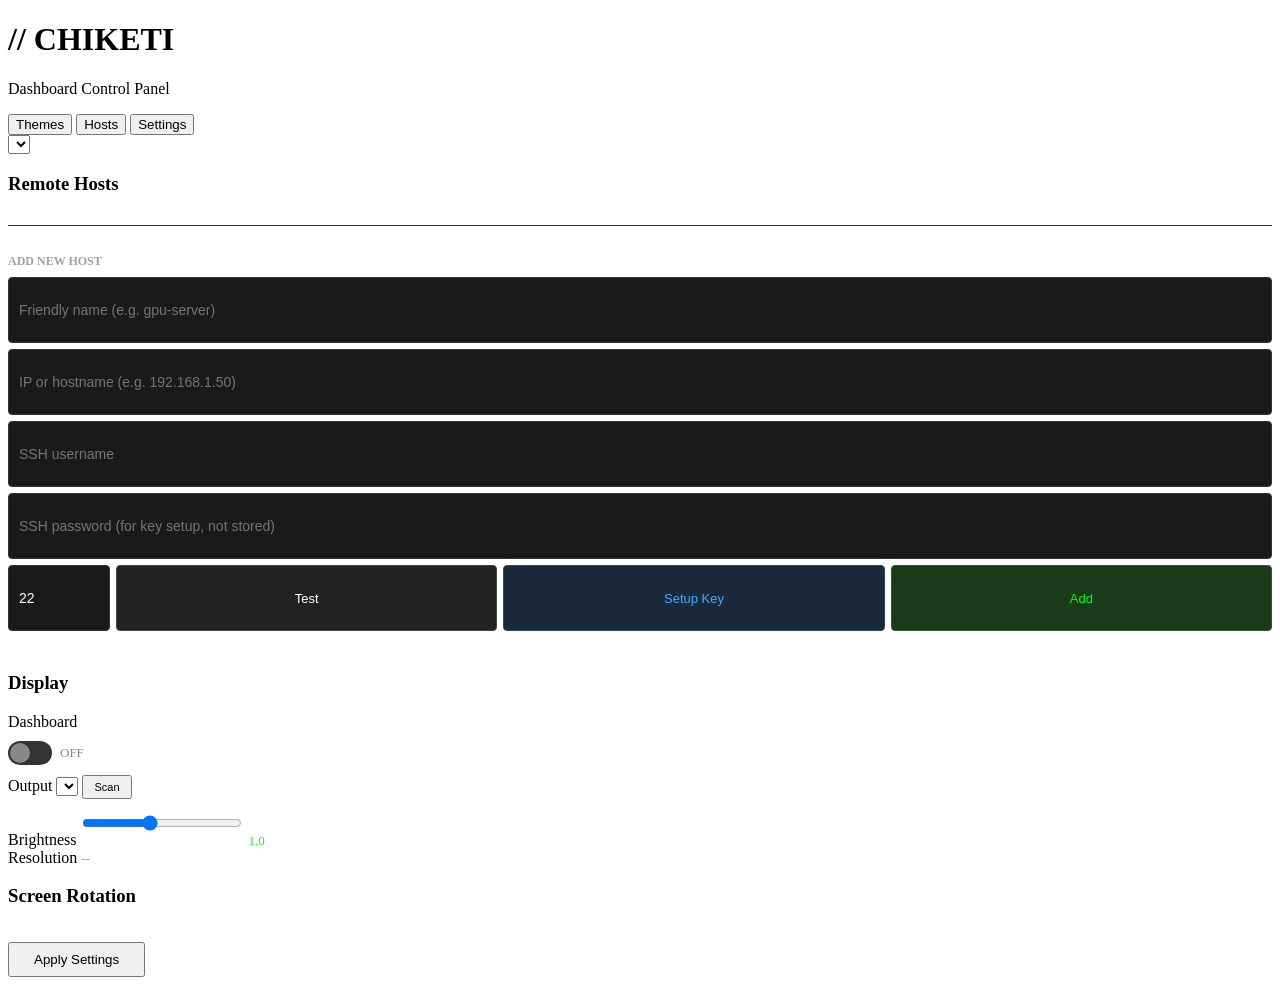
<file: appliance/assets/ui/control.html>
<!DOCTYPE html>
<html lang="en">
<head>
<meta charset="utf-8">
<meta name="viewport" content="width=device-width, initial-scale=1">
<title>Chiketi Control Panel</title>
<style>__CONTROL_CSS__</style>
</head>
<body>

<h1>// CHIKETI</h1>
<p class="subtitle">Dashboard Control Panel</p>

<div class="main-tabs">
  <button class="main-tab active" data-tab="themes" onclick="switchTab('themes')">Themes</button>
  <button class="main-tab" data-tab="hosts" onclick="switchTab('hosts')">Hosts</button>
  <button class="main-tab" data-tab="settings" onclick="switchTab('settings')">Settings</button>
</div>

<div id="tab-themes" class="tab-content active">
  <div class="theme-controls">
    <select id="categorySelect" class="category-select"></select>
    <div class="variant-row" id="variantRow"></div>
  </div>
  <div class="screens" id="screens"></div>
</div>

<div id="tab-hosts" class="tab-content">
  <div class="settings-section">
    <h3>Remote Hosts</h3>
    <div id="hostList" style="display:flex;flex-direction:column;gap:8px"></div>
    <div style="margin-top:12px;border-top:1px solid #333;padding-top:12px">
      <h4 style="color:#9aa0a6;font-size:12px;margin-bottom:8px">ADD NEW HOST</h4>
      <div style="display:flex;flex-direction:column;gap:6px">
        <input type="text" id="newHostName" placeholder="Friendly name (e.g. gpu-server)" style="background:#1a1a1a;border:1px solid #333;color:#fff;padding:10px 10px;min-height:44px;border-radius:4px;font-size:14px">
        <input type="text" id="newHostAddr" placeholder="IP or hostname (e.g. 192.168.1.50)" style="background:#1a1a1a;border:1px solid #333;color:#fff;padding:10px 10px;min-height:44px;border-radius:4px;font-size:14px">
        <input type="text" id="newHostUser" placeholder="SSH username" style="background:#1a1a1a;border:1px solid #333;color:#fff;padding:10px 10px;min-height:44px;border-radius:4px;font-size:14px">
        <input type="password" id="newHostPassword" placeholder="SSH password (for key setup, not stored)" style="background:#1a1a1a;border:1px solid #333;color:#fff;padding:10px 10px;min-height:44px;border-radius:4px;font-size:14px">
        <div style="display:flex;gap:6px">
          <input type="number" id="newHostPort" placeholder="Port" value="22" style="background:#1a1a1a;border:1px solid #333;color:#fff;padding:10px 10px;min-height:44px;border-radius:4px;font-size:14px;width:80px">
          <button id="btnTestHost" onclick="cpTestHost()" style="flex:1;background:#222;border:1px solid #444;color:#fff;padding:10px 6px;min-height:44px;border-radius:4px;font-size:13px;cursor:pointer">Test</button>
          <button id="btnCopyKey" onclick="cpCopyKey()" style="flex:1;background:#1a2a3a;border:1px solid #2a4a6a;color:#4af;padding:10px 6px;min-height:44px;border-radius:4px;font-size:13px;cursor:pointer">Setup Key</button>
          <button id="btnAddHost" onclick="cpAddHost()" style="flex:1;background:#1a3a1a;border:1px solid #2a5a2a;color:#0f0;padding:10px 6px;min-height:44px;border-radius:4px;font-size:13px;cursor:pointer">Add</button>
        </div>
        <div id="hostActionStatus" style="font-size:11px;min-height:16px"></div>
      </div>
    </div>
  </div>
</div>

<div id="tab-settings" class="tab-content">
  <div class="settings-section">
    <h3>Display</h3>
    <div class="setting-row">
      <span class="setting-label">Dashboard</span>
      <label style="display:flex;align-items:center;gap:8px;cursor:pointer;min-height:44px">
        <div id="powerToggle" style="width:44px;height:24px;border-radius:12px;background:#333;position:relative;transition:background 0.3s;cursor:pointer">
          <div style="width:20px;height:20px;border-radius:50%;background:#888;position:absolute;top:2px;left:2px;transition:all 0.3s"></div>
        </div>
        <span id="powerLabel" style="color:#888;font-size:13px">OFF</span>
      </label>
    </div>
    <div class="setting-row">
      <span class="setting-label">Output</span>
      <select id="outputSelect" class="setting-select"></select>
      <button id="scanDisplays" class="setting-btn" style="font-size:11px;padding:4px 10px">Scan</button>
    </div>
    <div class="setting-row">
      <span class="setting-label">Brightness</span>
      <input type="range" id="brightnessSlider" min="0.3" max="2.0" step="0.1" value="1.0" style="width:160px;height:24px;min-height:44px">
      <span id="brightnessVal" style="color:#0f0;font-size:13px">1.0</span>
    </div>
    <div class="setting-row">
      <span class="setting-label">Resolution</span>
      <span id="resDisplay" style="color:#0f0;font-size:13px">--</span>
    </div>
  </div>
  <div class="settings-section">
    <h3>Screen Rotation</h3>
    <div id="screenRotationList" style="display:flex;flex-direction:column;gap:8px"></div>
  </div>
  <div class="setting-row" style="margin-top:16px">
    <button id="applySettings" class="setting-btn" style="padding:8px 24px">Apply Settings</button>
    <span id="settingsStatus" style="color:#555;font-size:12px;margin-left:12px"></span>
  </div>
</div>

<p class="status" id="status"></p>

<script>__CONTROL_SCRIPTS__</script>
</body>
</html>
</file>
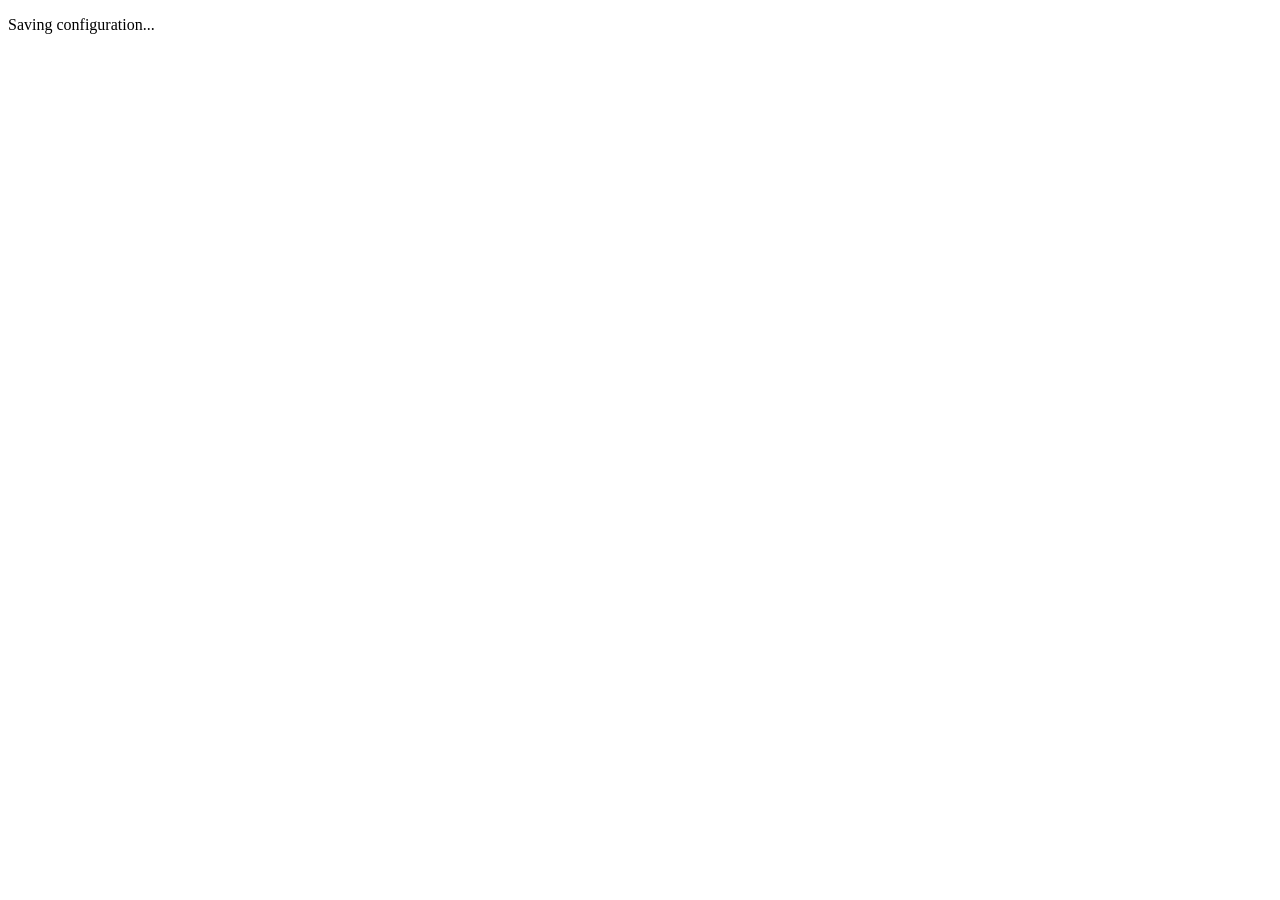
<file: appliance/assets/ui/setup.html>
<!DOCTYPE html>
<html lang="en">
<head>
<meta charset="utf-8">
<meta name="viewport" content="width=device-width, initial-scale=1">
<title>Chiketi Appliance — Setup</title>
<style>__SETUP_CSS__</style>
</head>
<body>
<div class="wizard">
  <div class="progress" id="progress"></div>
  <div id="steps"></div>
</div>
<div class="overlay" id="overlay">
  <div class="spinner"></div>
  <p id="overlay-msg">Saving configuration...</p>
</div>

<script>__SETUP_APP__</script>
</body>
</html>
</file>
